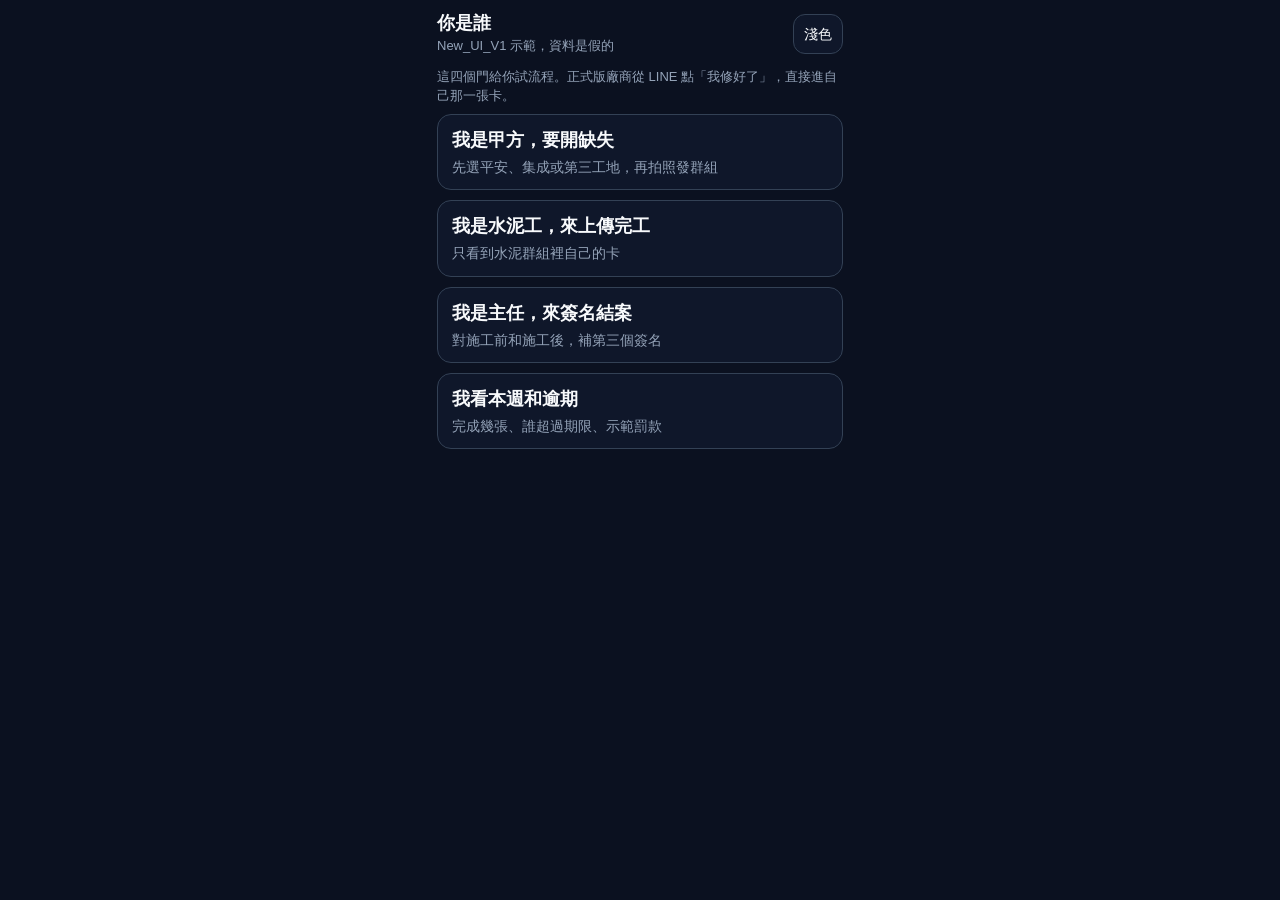
<file: New_UI_V1.html>
<!DOCTYPE html>
<html lang="zh-TW">
<head>
  <meta charset="UTF-8" />
  <meta name="viewport" content="width=device-width, initial-scale=1.0, maximum-scale=1.0, user-scalable=no" />
  <title>New_UI_V1 三種門示範</title>
  <style>
    :root {
      --bg: #0b1120;
      --phone: #0b1120;
      --card: #0f172a;
      --card-2: #111827;
      --text: #f8fafc;
      --muted: #cbd5e1;
      --faint: #94a3b8;
      --line: #334155;
      --amber: #f59e0b;
      --amber-ink: #0f172a;
      --danger: #fb7185;
      --ok: #34d399;
      --info: #7dd3fc;
    }
    body.light {
      --bg: #cbd5e1;
      --phone: #e2e8f0;
      --card: #ffffff;
      --card-2: #f8fafc;
      --text: #0f172a;
      --muted: #1e293b;
      --faint: #334155;
      --line: #94a3b8;
      --amber: #d97706;
      --amber-ink: #0f172a;
      --danger: #be123c;
      --ok: #047857;
      --info: #0369a1;
    }
    * { box-sizing: border-box; }
    html, body { margin: 0; height: 100%; }
    body {
      background: var(--bg);
      color: var(--text);
      font-family: "Microsoft JhengHei", "PingFang TC", "Noto Sans TC", sans-serif;
      font-size: 16px;
      line-height: 1.45;
    }
    #app {
      max-width: 430px;
      min-height: 100dvh;
      margin: 0 auto;
      background: var(--phone);
      padding: 12px 12px 28px;
      overflow-x: hidden;
    }
    header.top {
      display: flex;
      align-items: center;
      gap: 8px;
      margin-bottom: 12px;
    }
    header.top h1 {
      flex: 1;
      margin: 0;
      font-size: 18px;
      line-height: 1.3;
    }
    header.top p {
      margin: 2px 0 0;
      color: var(--faint);
      font-size: 13px;
    }
    button, .chip, input, textarea { font: inherit; }
    button {
      border: 0;
      cursor: pointer;
      border-radius: 14px;
      min-height: 48px;
      padding: 12px 14px;
    }
    button:active { transform: scale(0.99); }
    .icon-btn {
      min-height: 40px;
      padding: 8px 10px;
      background: var(--card);
      color: var(--text);
      border: 1px solid var(--line);
      border-radius: 12px;
      font-size: 14px;
    }
    .primary {
      width: 100%;
      background: var(--amber);
      color: var(--amber-ink);
      font-weight: 800;
      font-size: 18px;
    }
    .primary:disabled {
      background: var(--card);
      color: var(--faint);
      border: 1px solid var(--line);
    }
    .door {
      width: 100%;
      text-align: left;
      background: var(--card);
      color: var(--text);
      border: 1px solid var(--line);
      margin-bottom: 10px;
      display: block;
    }
    .door b { display: block; font-size: 18px; }
    .door span { display: block; margin-top: 4px; color: var(--faint); font-size: 14px; }
    .card {
      background: var(--card);
      border: 1px solid var(--line);
      border-radius: 16px;
      padding: 12px;
      margin-bottom: 10px;
      overflow: hidden;
    }
    .card img {
      width: 100%;
      max-height: 220px;
      object-fit: cover;
      border-radius: 12px;
      display: block;
    }
    .row { display: flex; gap: 8px; flex-wrap: wrap; }
    .chip {
      border: 1px solid var(--line);
      background: var(--card-2);
      color: var(--text);
      border-radius: 999px;
      min-height: 40px;
      padding: 8px 12px;
    }
    .chip.on {
      background: var(--amber);
      color: var(--amber-ink);
      border-color: var(--amber);
      font-weight: 800;
    }
    .photo {
      width: 100%;
      min-height: 140px;
      border-radius: 12px;
      background: #1e293b center/cover no-repeat;
      display: flex;
      align-items: flex-end;
      color: white;
      font-weight: 800;
      padding: 10px;
    }
    body.light .photo { color: #0f172a; background-color: #cbd5e1; }
    .photo img, .pair img {
      width: 100%;
      height: 140px;
      object-fit: cover;
      border-radius: 12px;
      display: block;
    }
    .pair { display: grid; grid-template-columns: 1fr 1fr; gap: 8px; }
    .pair figcaption { font-size: 13px; color: var(--faint); margin-bottom: 4px; }
    label.field { display: block; font-size: 14px; color: var(--muted); margin: 10px 0 6px; }
    input[type="text"], input[type="password"], textarea {
      width: 100%;
      border-radius: 12px;
      border: 1px solid var(--line);
      background: var(--card-2);
      color: var(--text);
      padding: 12px;
      min-height: 48px;
    }
    textarea { min-height: 72px; resize: vertical; }
    canvas#sig {
      width: 100%;
      height: 140px;
      border-radius: 12px;
      border: 1px dashed var(--line);
      background: #fff;
      touch-action: none;
    }
    .hint { color: var(--faint); font-size: 13px; margin: 8px 0; }
    .need { color: var(--danger); font-size: 14px; font-weight: 700; margin: 8px 0; }
    .kpi { display: grid; grid-template-columns: 1fr 1fr; gap: 8px; }
    .kpi div { background: var(--card); border: 1px solid var(--line); border-radius: 16px; padding: 12px; }
    .kpi strong { display: block; font-size: 32px; line-height: 1.1; }
    .ticket {
      width: 100%;
      text-align: left;
      background: var(--card);
      color: var(--text);
      border: 1px solid var(--line);
      margin-bottom: 8px;
    }
    .ticket b { font-size: 16px; }
    .status { font-size: 13px; font-weight: 800; }
    .status.wait { color: var(--amber); }
    .status.check { color: var(--info); }
    .status.done { color: var(--ok); }
    .status.late { color: var(--danger); }
    .line-bubble {
      background: #14532d;
      color: #ecfdf5;
      border-radius: 16px;
      padding: 14px;
    }
    body.light .line-bubble { background: #dcfce7; color: #14532d; }
    .toast {
      position: fixed;
      left: 50%;
      bottom: 18px;
      transform: translateX(-50%);
      background: var(--amber);
      color: var(--amber-ink);
      font-weight: 800;
      border-radius: 999px;
      padding: 10px 14px;
      max-width: 90vw;
    }
    .file-btn { display: inline-block; }
    .file-btn input { display: none; }
  </style>
</head>
<body>
  <div id="app"></div>
  <script>
    const TODAY = "2026-11-13";
    const SITES = ["平安建設", "集成", "第三工地"];

    function solidPhoto(label, bg, mark) {
      const c = document.createElement("canvas");
      c.width = 640;
      c.height = 400;
      const g = c.getContext("2d");
      g.fillStyle = bg;
      g.fillRect(0, 0, 640, 400);
      g.fillStyle = "rgba(15,23,42,0.25)";
      g.fillRect(0, 300, 640, 100);
      g.fillStyle = "#0f172a";
      g.font = "bold 42px sans-serif";
      g.fillText(label, 28, 250);
      if (mark) {
        g.strokeStyle = "#e11d48";
        g.lineWidth = 8;
        g.beginPath();
        g.ellipse(430, 160, 90, 70, 0, 0, Math.PI * 2);
        g.stroke();
      }
      return c.toDataURL("image/jpeg", 0.8);
    }

    const BEFORE = solidPhoto("施工前", "#cbd5e1", true);
    const AFTER = solidPhoto("施工後", "#a7f3d0", false);

    const state = {
      theme: "dark",
      screen: "who",
      site: "平安建設",
      bossSite: "全部",
      ticketId: "",
      toast: "",
      vocabPlaces: ["3F 大廳", "B1 電氣室", "2F 走廊", "戶外鷹架"],
      trades: ["水泥工班", "水電", "油漆", "鋁門窗"],
      draft: null,
      tickets: [
        { id: "20261113-006", site: "平安建設", trade: "水泥工班", place: "3F 大廳", desc: "牆面空鼓，敲門有聲音", due: "2026-11-18", status: "待回傳", before: BEFORE, after: "", sigs: { engineer: true, vendor: false, director: false }, closedOn: "" },
        { id: "20261110-004", site: "平安建設", trade: "水電", place: "B1 電氣室", desc: "配線外露", due: "2026-11-10", status: "待查驗", before: BEFORE, after: AFTER, sigs: { engineer: true, vendor: true, director: false }, closedOn: "" },
        { id: "20261112-002", site: "平安建設", trade: "水泥工班", place: "1F 玄關", desc: "地坪不平整", due: "2026-11-12", status: "已結案", before: BEFORE, after: AFTER, sigs: { engineer: true, vendor: true, director: true }, closedOn: "2026-11-12" },
        { id: "20261111-011", site: "集成", trade: "油漆", place: "2F 走廊", desc: "色差", due: "2026-11-16", status: "已結案", before: BEFORE, after: AFTER, sigs: { engineer: true, vendor: true, director: true }, closedOn: "2026-11-11" },
        { id: "20261109-009", site: "集成", trade: "水電", place: "屋頂水箱", desc: "接頭滲水", due: "2026-11-09", status: "待回傳", before: BEFORE, after: "", sigs: { engineer: true, vendor: false, director: false }, closedOn: "" }
      ]
    };

    function esc(s) {
      return String(s == null ? "" : s).replace(/[&<>"']/g, function (c) {
        return { "&": "&amp;", "<": "&lt;", ">": "&gt;", '"': "&quot;", "'": "&#39;" }[c];
      });
    }
    function zhDate(iso) {
      const p = String(iso).split("-");
      return Number(p[1]) + "/" + Number(p[2]);
    }
    function overdueDays(due) {
      const ms = Date.parse(TODAY) - Date.parse(due);
      return Math.floor(ms / 86400000);
    }
    function fineOf(t) {
      if (t.status === "已結案") return 0;
      const d = overdueDays(t.due);
      return d > 0 ? d * 500 : 0;
    }
    function ticket(id) {
      return state.tickets.find(function (t) { return t.id === id; });
    }
    function blankDraft() {
      return { trade: "水泥工班", place: "3F 大廳", customPlace: "", desc: "", photo: "", strokes: [], current: [] };
    }
    function showToast(text) {
      state.toast = text;
      render();
      setTimeout(function () {
        if (state.toast === text) {
          state.toast = "";
          const node = document.getElementById("toast");
          if (node) node.remove();
        }
      }, 2200);
    }

    function header(title, sub, backAct, gear) {
      return (
        '<header class="top">' +
          (backAct ? '<button type="button" class="icon-btn" data-act="' + backAct + '">返回</button>' : '') +
          '<div style="flex:1;min-width:0"><h1>' + esc(title) + '</h1>' +
          (sub ? '<p>' + esc(sub) + '</p>' : '') + '</div>' +
          (gear ? '<button type="button" class="icon-btn" data-act="settings">工地設定</button>' : '') +
          '<button type="button" class="icon-btn" data-act="theme">' + (state.theme === "dark" ? "淺色" : "深色") + '</button>' +
        '</header>'
      );
    }

    function chips(list, current, act) {
      return '<div class="row">' + list.map(function (name) {
        return '<button type="button" class="chip' + (name === current ? ' on' : '') + '" data-act="' + act + '" data-arg="' + esc(name) + '">' + esc(name) + '</button>';
      }).join("") + '</div>';
    }

    function photoBlock(url, label) {
      if (url) return '<img alt="' + esc(label) + '" src="' + url + '">';
      return '<div class="photo">' + esc(label) + '</div>';
    }

    function statusClass(t) {
      if (fineOf(t) > 0 && t.status !== "已結案") return "late";
      if (t.status === "待回傳") return "wait";
      if (t.status === "待查驗") return "check";
      return "done";
    }
    function statusText(t) {
      const fine = fineOf(t);
      if (fine > 0) return "逾期 " + overdueDays(t.due) + " 天";
      return t.status;
    }

    function screenWho() {
      return header("你是誰", "New_UI_V1 示範，資料是假的", "", false) +
        '<p class="hint">這四個門給你試流程。正式版廠商從 LINE 點「我修好了」，直接進自己那一張卡。</p>' +
        '<button type="button" class="door" data-act="role" data-arg="engineer"><b>我是甲方，要開缺失</b><span>先選平安、集成或第三工地，再拍照發群組</span></button>' +
        '<button type="button" class="door" data-act="role" data-arg="vendor"><b>我是水泥工，來上傳完工</b><span>只看到水泥群組裡自己的卡</span></button>' +
        '<button type="button" class="door" data-act="role" data-arg="director"><b>我是主任，來簽名結案</b><span>對施工前和施工後，補第三個簽名</span></button>' +
        '<button type="button" class="door" data-act="role" data-arg="boss"><b>我看本週和逾期</b><span>完成幾張、誰超過期限、示範罰款</span></button>';
    }

    function screenEngineer() {
      const list = state.tickets.filter(function (t) { return t.site === state.site; });
      const open = list.filter(function (t) { return t.status !== "已結案"; }).length;
      const cards = list.length ? list.map(function (t) {
        return '<div class="card"><b>#' + esc(t.id.split("-")[1]) + ' ' + esc(t.trade) + '</b><div>' + esc(t.place) + ' · ' + esc(t.desc) + '</div><div class="status ' + statusClass(t) + '">' + esc(statusText(t)) + ' · 期限 ' + zhDate(t.due) + '</div></div>';
      }).join("") : '<div class="card">這個工地還沒有缺失。下面那一顆就可以開第一張。</div>';
      return header(state.site, "今天還有 " + open + " 張沒結", "who", true) +
        chips(SITES, state.site, "site") +
        '<div style="height:10px"></div>' +
        '<button type="button" class="primary" data-act="create">拍照，開一張缺失</button>' +
        '<div style="height:12px"></div>' + cards;
    }

    function sigReady(draft) {
      const n = draft.strokes.reduce(function (sum, line) { return sum + line.length; }, 0) + draft.current.length;
      return n > 4;
    }
    function draftPlace(draft) {
      return (draft.customPlace || "").trim() || draft.place;
    }
    function missingCreate(draft) {
      const miss = [];
      if (!draft.photo) miss.push("照片");
      if (!draft.trade) miss.push("工班");
      if (!draftPlace(draft)) miss.push("位置");
      if (!(draft.desc || "").trim()) miss.push("一句話說明");
      if (!sigReady(draft)) miss.push("簽名");
      return miss;
    }

    function screenCreate() {
      const d = state.draft;
      const miss = missingCreate(d);
      const group = d.trade || "工班";
      return header("開一張缺失", state.site, "engineer", false) +
        '<div class="card">' + photoBlock(d.photo, "先拍缺失的地方") +
        '<div class="row" style="margin-top:8px">' +
          '<label class="file-btn chip">用相機或相簿<input type="file" accept="image/*" capture="environment" onchange="onPickPhoto(this)"></label>' +
          '<button type="button" class="chip" data-act="demo-photo">用示範照片</button>' +
        '</div></div>' +
        '<label class="field">發給哪個工班</label>' + chips(state.trades, d.trade, "trade") +
        '<label class="field">位置</label>' + chips(state.vocabPlaces, d.place, "place") +
        '<input id="custom-place" type="text" placeholder="或自己打，例如 5F 北側" value="' + esc(d.customPlace) + '" oninput="state.draft.customPlace=this.value; paintMissing()">' +
        '<label class="field">一句話</label>' +
        '<textarea id="desc" placeholder="例如：牆面空鼓，敲門有聲音" oninput="state.draft.desc=this.value; paintMissing()">' + esc(d.desc) + '</textarea>' +
        '<label class="field">甲方簽名</label><canvas id="sig" width="600" height="220"></canvas>' +
        '<p class="hint">用手指簽。簽完才能發到' + esc(group) + '群組。</p>' +
        '<p id="miss" class="need">' + (miss.length ? "還差：" + esc(miss.join("、")) : "可以發了") + '</p>' +
        '<button type="button" class="primary" id="send" data-act="send"' + (miss.length ? " disabled" : "") + '>發到' + esc(group) + '群組</button>';
    }

    function missingNow() {
      const d = state.draft;
      if (!d) return ["簽名"];
      if (state.screen === "director-one") return sigReady(d) ? [] : ["簽名"];
      if (state.screen === "vendor" || state.screen === "vendor-one") {
        const miss = [];
        if (!d.photo) miss.push("完工照");
        if (!sigReady(d)) miss.push("簽名");
        return miss;
      }
      return missingCreate(d);
    }
    function paintMissing() {
      if (!state.draft) return;
      const miss = missingNow();
      const done = state.screen === "create" ? "可以發了" : "可以送出";
      const missNode = document.getElementById("miss");
      const send = document.getElementById("send");
      if (missNode) missNode.textContent = miss.length ? "還差：" + miss.join("、") : done;
      if (send) send.disabled = miss.length > 0;
    }

    function screenLine() {
      const t = ticket(state.ticketId);
      if (!t) return screenWho();
      return header("已經丟進群組", t.trade + "群組", "who", false) +
        '<div class="line-bubble"><b>' + esc(t.site) + ' #' + esc(t.id.split("-")[1]) + '</b>' +
        '<div>' + esc(t.trade) + ' · ' + esc(t.place) + '</div>' +
        '<div>' + esc(t.desc) + '</div>' +
        '<div>期限 ' + zhDate(t.due) + '</div></div>' +
        '<div style="height:12px"></div>' +
        '<button type="button" class="primary" data-act="open-vendor" data-arg="' + esc(t.id) + '">我修好了</button>' +
        '<p class="hint">工人在 LINE 裡只會看到這則訊息和下面這顆。點下去就換成他的畫面。</p>';
    }

    function screenVendor() {
      const mine = state.tickets.filter(function (t) { return t.trade === "水泥工班" && t.status === "待回傳"; });
      if (!state.ticketId && mine.length === 1) state.ticketId = mine[0].id;
      if (!state.ticketId) {
        const cards = mine.length ? mine.map(function (t) {
          return '<button type="button" class="ticket" data-act="open-vendor" data-arg="' + esc(t.id) + '"><b>' + esc(t.site) + ' #' + esc(t.id.split("-")[1]) + '</b><div>' + esc(t.place) + ' · ' + esc(t.desc) + '</div></button>';
        }).join("") : '<div class="card">水泥群組目前沒有要你修的卡。</div>';
        return header("我的卡", "水泥工班", "who", false) + cards;
      }
      const t = ticket(state.ticketId);
      if (!t) return screenWho();
      const d = state.draft || (state.draft = blankDraft());
      const miss = missingNow();
      const back = mine.length > 1 ? "vendor-list" : "who";
      return header("上傳完工", t.site + " #" + t.id.split("-")[1], back, false) +
        '<div class="card"><b>' + esc(t.trade) + ' · ' + esc(t.place) + '</b><div>' + esc(t.desc) + '</div><div class="hint">期限 ' + zhDate(t.due) + '</div></div>' +
        '<label class="field">施工前，照著這個位置拍</label>' + photoBlock(t.before, "施工前") +
        '<label class="field">施工後</label>' +
        (d.photo ? photoBlock(d.photo, "施工後") : '<div class="photo">還沒拍完工照</div>') +
        '<div class="row" style="margin-top:8px">' +
          '<label class="file-btn chip">拍照或相簿<input type="file" accept="image/*" capture="environment" onchange="onPickPhoto(this)"></label>' +
          '<button type="button" class="chip" data-act="demo-after">用示範完工照</button>' +
        '</div>' +
        '<label class="field">你的簽名</label><canvas id="sig" width="600" height="220"></canvas>' +
        '<p id="miss" class="need">' + (miss.length ? "還差：" + esc(miss.join("、")) : "可以送出") + '</p>' +
        '<button type="button" class="primary" id="send" data-act="vendor-send"' + (miss.length ? " disabled" : "") + '>送出，請主任來看</button>';
    }

    function screenDirector() {
      if (state.ticketId && state.screen === "director-one") return screenDirectorOne();
      const list = state.tickets.filter(function (t) { return t.status === "待查驗"; });
      const cards = list.length ? list.map(function (t) {
        return '<button type="button" class="ticket" data-act="open-director" data-arg="' + esc(t.id) + '"><b>' + esc(t.site) + ' #' + esc(t.id.split("-")[1]) + ' ' + esc(t.trade) + '</b><div>' + esc(t.place) + ' · ' + esc(t.desc) + '</div><div class="status check">等你簽名</div></button>';
      }).join("") : '<div class="card">現在沒有等你簽名的卡。</div>';
      return header("等我簽名", list.length + " 張", "who", false) + cards;
    }

    function screenDirectorOne() {
      const t = ticket(state.ticketId);
      if (!t) return screenDirector();
      const d = state.draft || (state.draft = blankDraft());
      const ready = sigReady(d);
      return header("施工前對施工後", t.site + " #" + t.id.split("-")[1], "director", false) +
        '<div class="card"><b>' + esc(t.trade) + ' · ' + esc(t.place) + '</b><div>' + esc(t.desc) + '</div></div>' +
        '<div class="pair"><figure><figcaption>施工前</figcaption>' + photoBlock(t.before, "施工前") + '</figure>' +
        '<figure><figcaption>施工後</figcaption>' + photoBlock(t.after, "還沒有完工照") + '</figure></div>' +
        '<p class="hint">陳工程師已簽。' + (t.sigs.vendor ? esc(t.trade) + '已簽。' : '廠商還沒簽。') + '</p>' +
        '<label class="field">主任簽名</label><canvas id="sig" width="600" height="220"></canvas>' +
        '<p id="miss" class="need">' + (ready ? "可以結案" : "還差：簽名") + '</p>' +
        '<button type="button" class="primary" id="send" data-act="close"' + (ready ? "" : " disabled") + '>簽名結案</button>';
    }

    function screenBoss() {
      const rows = state.tickets.filter(function (t) { return state.bossSite === "全部" || t.site === state.bossSite; });
      const done = rows.filter(function (t) { return t.status === "已結案" && t.closedOn >= "2026-11-09"; });
      const late = rows.filter(function (t) { return fineOf(t) > 0; });
      const lateCards = late.length ? late.map(function (t) {
        return '<div class="card"><b>' + esc(t.site) + ' #' + esc(t.id.split("-")[1]) + ' ' + esc(t.trade) + '</b><div>' + esc(t.place) + ' · 期限 ' + zhDate(t.due) + '</div><div class="status late">逾期 ' + overdueDays(t.due) + ' 天 · 示範罰款 ' + fineOf(t) + '</div></div>';
      }).join("") : '<div class="card">這個範圍沒有逾期。</div>';
      const doneCards = done.map(function (t) {
        return '<div class="card"><b>' + esc(t.site) + ' #' + esc(t.id.split("-")[1]) + ' ' + esc(t.trade) + '</b><div class="status done">已結案 ' + zhDate(t.closedOn) + '</div></div>';
      }).join("");
      return header("本週和逾期", "示範罰款：逾期一天 500", "who", false) +
        chips(["全部"].concat(SITES), state.bossSite, "boss-site") +
        '<div class="kpi" style="margin-top:10px"><div><span>本週完成</span><strong>' + done.length + '</strong></div><div><span>逾期</span><strong>' + late.length + '</strong></div></div>' +
        '<label class="field">超過期限</label>' + lateCards +
        '<label class="field">本週完成</label>' + (doneCards || '<div class="card">這週還沒有結案。</div>');
    }

    function screenSettings() {
      return header("工地設定", state.site + " 的常用位置", "engineer", false) +
        '<label class="field">常用位置</label>' +
        '<div class="card">' + state.vocabPlaces.map(function (p) { return esc(p); }).join("、") + '</div>' +
        '<div class="row">' +
          '<input id="new-place" type="text" placeholder="例如 5F 北側" style="flex:1">' +
          '<button type="button" class="chip" data-act="add-place">新增</button>' +
        '</div>' +
        '<label class="field">工務密碼</label>' +
        '<input id="pin" type="password" value="2468">' +
        '<div style="height:10px"></div>' +
        '<button type="button" class="primary" data-act="save-settings">儲存這個工地</button>' +
        '<p class="hint">設定收在這裡。開工地的人不用先看密碼和詞彙。</p>';
    }

    function bodyFor() {
      if (state.screen === "engineer") return screenEngineer();
      if (state.screen === "create") return screenCreate();
      if (state.screen === "line") return screenLine();
      if (state.screen === "vendor" || state.screen === "vendor-one") return screenVendor();
      if (state.screen === "director" || state.screen === "director-one") return screenDirector();
      if (state.screen === "boss") return screenBoss();
      if (state.screen === "settings") return screenSettings();
      return screenWho();
    }

    function render() {
      document.body.classList.toggle("light", state.theme === "light");
      document.getElementById("app").innerHTML = bodyFor() + (state.toast ? '<div id="toast" class="toast">' + esc(state.toast) + '</div>' : "");
      bindSig();
    }

    function bindSig() {
      const canvas = document.getElementById("sig");
      const draft = state.draft;
      if (!canvas || !draft) return;
      const ctx = canvas.getContext("2d");
      function draw() {
        ctx.clearRect(0, 0, canvas.width, canvas.height);
        ctx.strokeStyle = "#0f172a";
        ctx.lineWidth = 4;
        ctx.lineCap = "round";
        draft.strokes.concat([draft.current]).forEach(function (line) {
          if (!line || line.length < 2) return;
          ctx.beginPath();
          ctx.moveTo(line[0].x, line[0].y);
          for (let i = 1; i < line.length; i++) ctx.lineTo(line[i].x, line[i].y);
          ctx.stroke();
        });
      }
      function point(e) {
        const rect = canvas.getBoundingClientRect();
        return {
          x: (e.clientX - rect.left) * (canvas.width / rect.width),
          y: (e.clientY - rect.top) * (canvas.height / rect.height)
        };
      }
      draw();
      canvas.onpointerdown = function (e) {
        canvas.setPointerCapture(e.pointerId);
        draft.current = [point(e)];
        draw();
      };
      canvas.onpointermove = function (e) {
        if (!draft.current.length) return;
        draft.current.push(point(e));
        draw();
      };
      canvas.onpointerup = function () {
        if (draft.current.length) draft.strokes.push(draft.current);
        draft.current = [];
        draw();
        paintMissing();
      };
    }

    function onPickPhoto(input) {
      const file = input.files && input.files[0];
      if (!file || !state.draft) return;
      const reader = new FileReader();
      reader.onload = function () {
        state.draft.photo = String(reader.result || "");
        render();
      };
      reader.readAsDataURL(file);
    }

    function nextId() {
      const n = state.tickets.reduce(function (max, t) {
        return Math.max(max, Number(t.id.split("-")[1]) || 0);
      }, 0) + 1;
      return "20261113-" + String(n).padStart(3, "0");
    }

    function act(name, arg) {
      state.toast = "";
      if (name === "theme") {
        state.theme = state.theme === "dark" ? "light" : "dark";
        render();
        return;
      }
      if (name === "who") {
        state.screen = "who";
        state.ticketId = "";
        state.draft = null;
        render();
        return;
      }
      if (name === "role") {
        state.draft = null;
        state.ticketId = "";
        if (arg === "engineer") state.screen = "engineer";
        if (arg === "vendor") state.screen = "vendor";
        if (arg === "director") state.screen = "director";
        if (arg === "boss") state.screen = "boss";
        render();
        return;
      }
      if (name === "site") {
        state.site = arg;
        render();
        return;
      }
      if (name === "boss-site") {
        state.bossSite = arg;
        render();
        return;
      }
      if (name === "create") {
        state.draft = blankDraft();
        state.screen = "create";
        render();
        return;
      }
      if (name === "engineer") {
        state.screen = "engineer";
        state.draft = null;
        render();
        return;
      }
      if (name === "trade") {
        state.draft.trade = arg;
        render();
        return;
      }
      if (name === "place") {
        state.draft.place = arg;
        state.draft.customPlace = "";
        render();
        return;
      }
      if (name === "demo-photo") {
        state.draft.photo = BEFORE;
        render();
        return;
      }
      if (name === "demo-after") {
        state.draft.photo = AFTER;
        render();
        return;
      }
      if (name === "send") {
        const d = state.draft;
        if (missingCreate(d).length) return;
        const id = nextId();
        const due = "2026-11-18";
        state.tickets.unshift({
          id: id,
          site: state.site,
          trade: d.trade,
          place: draftPlace(d),
          desc: d.desc.trim(),
          due: due,
          status: "待回傳",
          before: d.photo,
          after: "",
          sigs: { engineer: true, vendor: false, director: false },
          closedOn: ""
        });
        state.ticketId = id;
        state.draft = null;
        state.screen = "line";
        render();
        return;
      }
      if (name === "open-vendor") {
        state.ticketId = arg;
        state.draft = blankDraft();
        state.screen = "vendor-one";
        render();
        return;
      }
      if (name === "vendor-list") {
        state.ticketId = "";
        state.draft = null;
        state.screen = "vendor";
        render();
        return;
      }
      if (name === "vendor-send") {
        const d = state.draft;
        const t = ticket(state.ticketId);
        if (!t || !d.photo || !sigReady(d)) return;
        t.after = d.photo;
        t.sigs.vendor = true;
        t.status = "待查驗";
        state.draft = null;
        state.screen = "who";
        state.ticketId = "";
        render();
        showToast("已送出。主任可以在第三個門簽名。");
        return;
      }
      if (name === "open-director") {
        state.ticketId = arg;
        state.draft = blankDraft();
        state.screen = "director-one";
        render();
        return;
      }
      if (name === "director") {
        state.ticketId = "";
        state.draft = null;
        state.screen = "director";
        render();
        return;
      }
      if (name === "close") {
        const t = ticket(state.ticketId);
        if (!t || !sigReady(state.draft)) return;
        t.sigs.director = true;
        t.status = "已結案";
        t.closedOn = TODAY;
        state.draft = null;
        state.ticketId = "";
        state.screen = "director";
        render();
        showToast("已結案。回到第一頁，打開「本週和逾期」就看得到。");
        return;
      }
      if (name === "settings") {
        state.screen = "settings";
        render();
        return;
      }
      if (name === "add-place") {
        const input = document.getElementById("new-place");
        const value = input ? input.value.trim() : "";
        if (!value) return;
        if (state.vocabPlaces.indexOf(value) < 0) state.vocabPlaces.push(value);
        render();
        showToast("已加上「" + value + "」");
        return;
      }
      if (name === "save-settings") {
        showToast("已存 " + state.site + " 的設定");
      }
    }

    document.getElementById("app").addEventListener("click", function (e) {
      const el = e.target.closest("[data-act]");
      if (!el) return;
      act(el.dataset.act, el.dataset.arg || "");
    });

    const boot = (location.hash || "").replace("#", "");
    if (boot === "engineer") state.screen = "engineer";
    if (boot === "empty") { state.screen = "engineer"; state.site = "第三工地"; }
    if (boot === "create") { state.screen = "create"; state.draft = blankDraft(); }
    if (boot === "line") { state.screen = "line"; state.ticketId = "20261113-006"; }
    if (boot === "vendor") { state.screen = "vendor-one"; state.ticketId = "20261113-006"; state.draft = blankDraft(); }
    if (boot === "director") { state.screen = "director-one"; state.ticketId = "20261110-004"; state.draft = blankDraft(); }
    if (boot === "boss") state.screen = "boss";
    if (boot === "light") { state.theme = "light"; state.screen = "who"; }
    render();
  </script>
</body>
</html>
</file>
